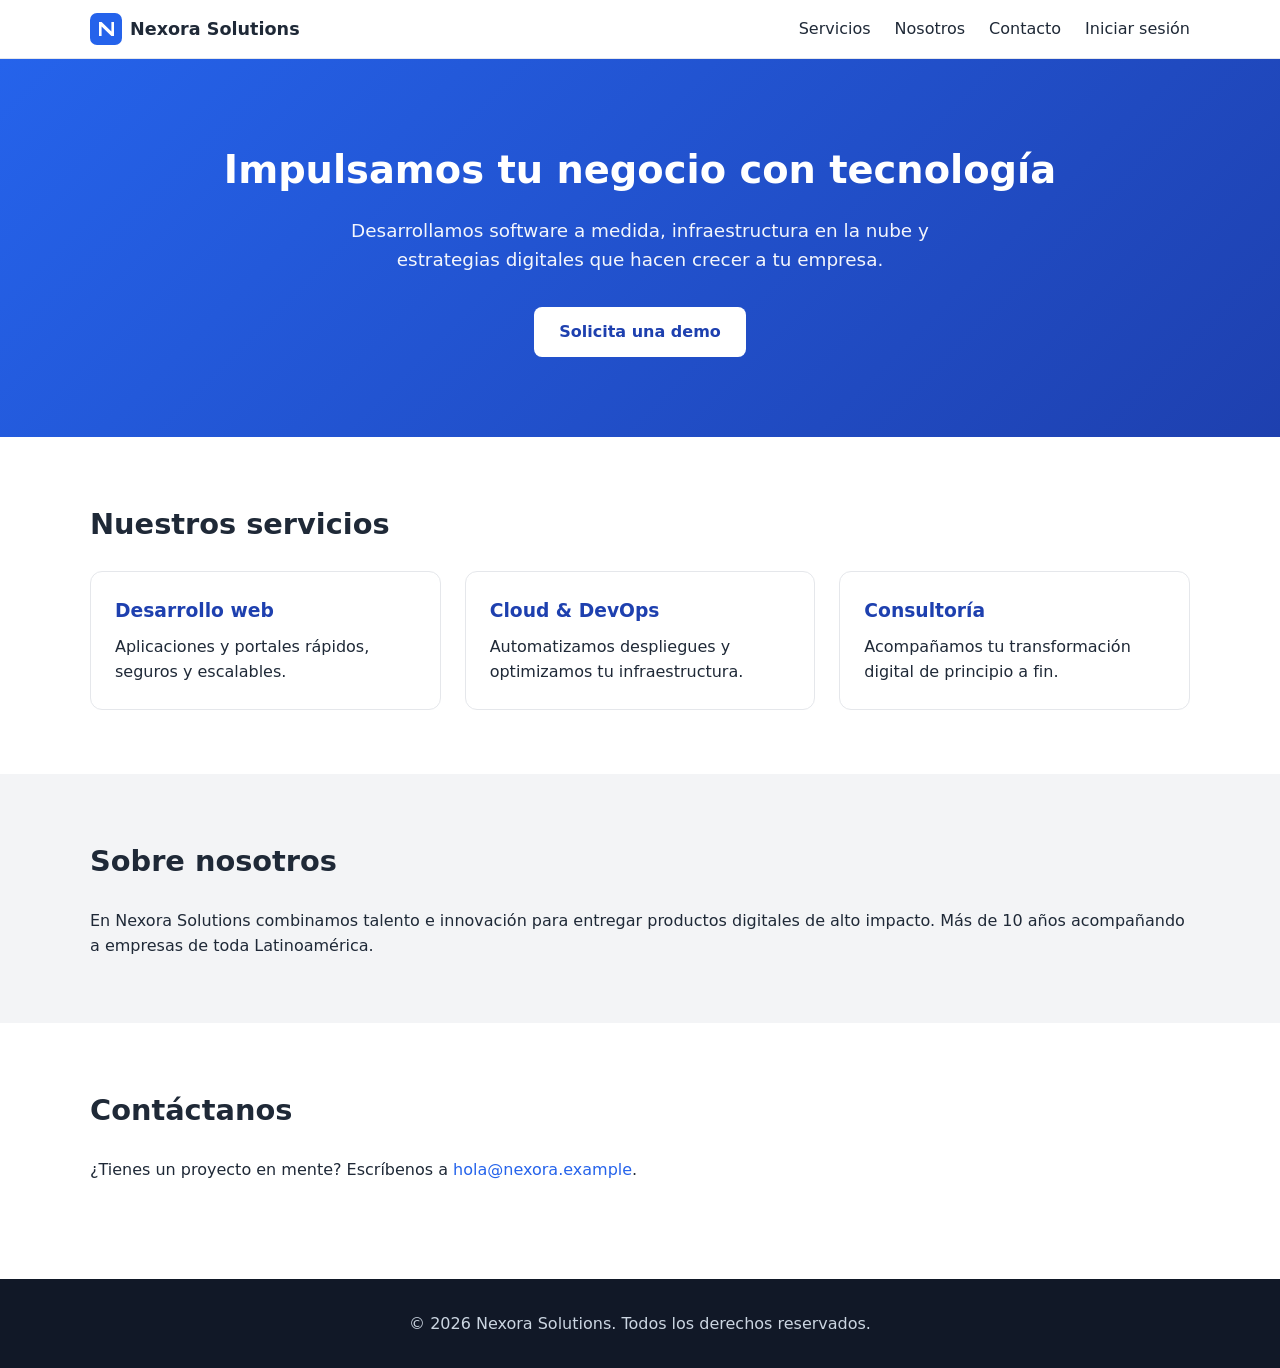
<file: index.html>
<!DOCTYPE html>
<html lang="es">
<head>
  <meta charset="UTF-8" />
  <meta name="viewport" content="width=device-width, initial-scale=1.0" />
  <title>Nexora Solutions — Soluciones digitales para tu empresa</title>
  <link rel="stylesheet" href="css/styles.css" />
</head>
<body>
  <!-- ====== Header / Navegación ====== -->
  <header class="site-header">
    <div class="container header-inner">
      <a class="brand" href="index.html">
        <img src="assets/logo.svg" alt="Logo de Nexora Solutions" width="32" height="32" />
        <span>Nexora Solutions</span>
      </a>

      <button class="nav-toggle" id="navToggle" aria-label="Abrir menú" aria-expanded="false">
        <span></span><span></span><span></span>
      </button>

      <nav class="nav" id="nav">
        <a href="#servicios">Servicios</a>
        <a href="#nosotros">Nosotros</a>
        <a href="#contacto">Contacto</a>
        <!-- NUEVO (Dev1): acceso al módulo de inicio de sesión -->
        <a class="nav-login" href="login.html">Iniciar sesión</a>
      </nav>
    </div>
  </header>

  <main>
    <!-- ====== Hero ====== -->
    <section class="hero">
      <div class="container hero-inner">
        <h1>Impulsamos tu negocio con tecnología</h1>
        <p>Desarrollamos software a medida, infraestructura en la nube y estrategias
           digitales que hacen crecer a tu empresa.</p>
        <a class="btn btn-primary" href="#contacto">Solicita una demo</a>
      </div>
    </section>

    <!-- ====== Servicios ====== -->
    <section id="servicios" class="section">
      <div class="container">
        <h2>Nuestros servicios</h2>
        <div class="cards">
          <article class="card">
            <h3>Desarrollo web</h3>
            <p>Aplicaciones y portales rápidos, seguros y escalables.</p>
          </article>
          <article class="card">
            <h3>Cloud &amp; DevOps</h3>
            <p>Automatizamos despliegues y optimizamos tu infraestructura.</p>
          </article>
          <article class="card">
            <h3>Consultoría</h3>
            <p>Acompañamos tu transformación digital de principio a fin.</p>
          </article>
        </div>
      </div>
    </section>

    <!-- ====== Nosotros ====== -->
    <section id="nosotros" class="section section-alt">
      <div class="container">
        <h2>Sobre nosotros</h2>
        <p>En Nexora Solutions combinamos talento e innovación para entregar
           productos digitales de alto impacto. Más de 10 años acompañando a
           empresas de toda Latinoamérica.</p>
      </div>
    </section>

    <!-- ====== Contacto ====== -->
    <section id="contacto" class="section">
      <div class="container">
        <h2>Contáctanos</h2>
        <p>¿Tienes un proyecto en mente? Escríbenos a
           <a href="mailto:hola@nexora.example">hola@nexora.example</a>.</p>
      </div>
    </section>
  </main>

  <!-- ====== Footer ====== -->
  <footer class="site-footer">
    <div class="container">
      <p>&copy; <span id="year"></span> Nexora Solutions. Todos los derechos reservados.</p>
    </div>
  </footer>

  <script src="js/main.js"></script>
</body>
</html>
</file>
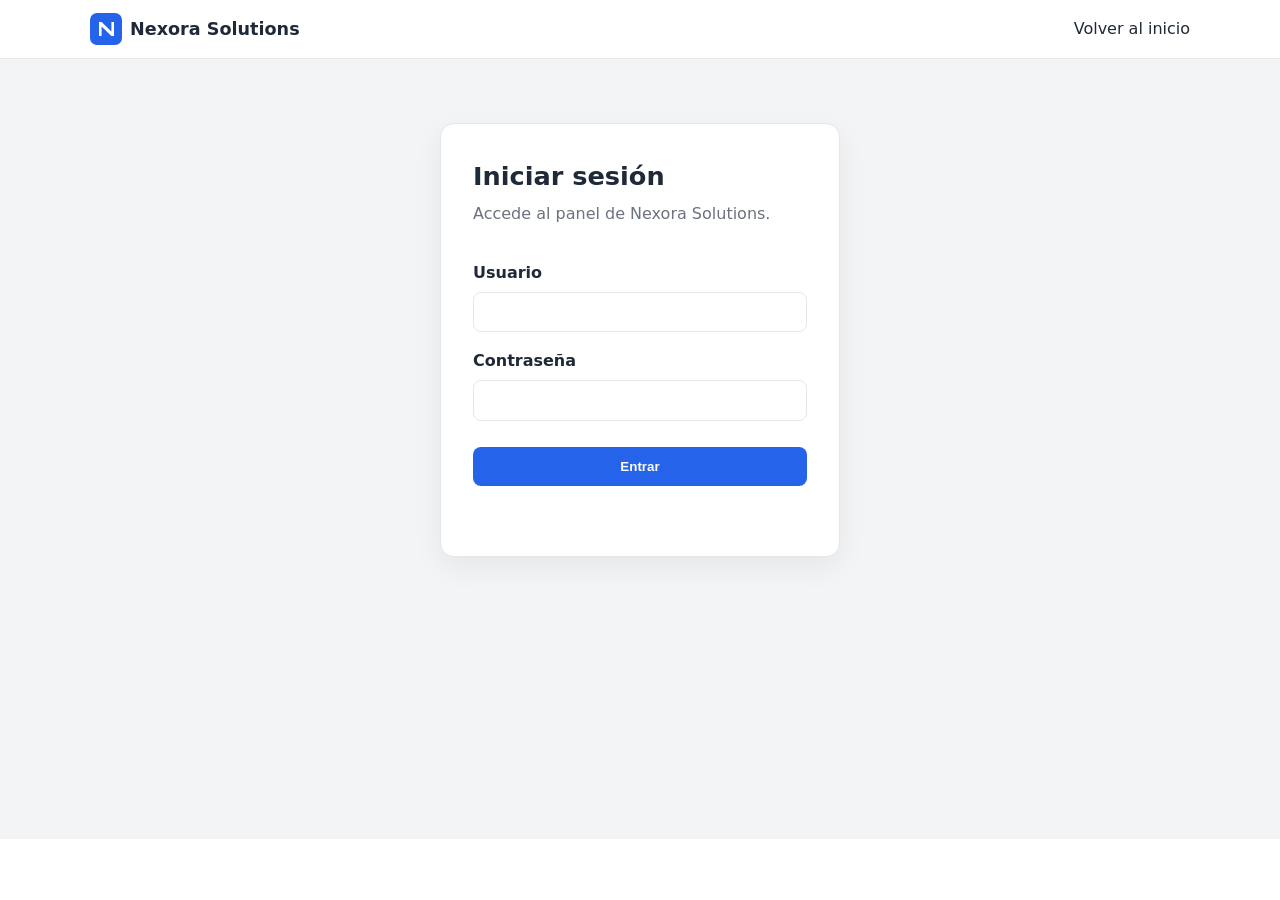
<file: login.html>
<!DOCTYPE html>
<html lang="es">
<head>
  <meta charset="UTF-8" />
  <meta name="viewport" content="width=device-width, initial-scale=1.0" />
  <title>Iniciar sesión — Nexora Solutions</title>
  <link rel="stylesheet" href="css/styles.css" />
  <link rel="stylesheet" href="css/login.css" />
</head>
<body>
  <!-- ====== Header simplificado ====== -->
  <header class="site-header">
    <div class="container header-inner">
      <a class="brand" href="index.html">
        <img src="assets/logo.svg" alt="Logo de Nexora Solutions" width="32" height="32" />
        <span>Nexora Solutions</span>
      </a>
      <nav class="nav">
        <a href="index.html">Volver al inicio</a>
      </nav>
    </div>
  </header>

  <main class="login-main">
    <section class="login-card">
      <h1>Iniciar sesión</h1>
      <p class="login-sub">Accede al panel de Nexora Solutions.</p>

      <form id="loginForm" novalidate>
        <label for="usuario">Usuario</label>
        <input type="text" id="usuario" name="usuario" autocomplete="username" required />

        <label for="password">Contraseña</label>
        <input type="password" id="password" name="password" autocomplete="current-password" required />

        <button type="submit" class="btn btn-login">Entrar</button>
      </form>

      <!-- Zona donde login.js mostrará el resultado de la validación -->
      <p id="mensaje" class="mensaje" role="status" aria-live="polite"></p>
    </section>
  </main>

  <!--
    NOTA (Dev1 / task/auth-ui):
    login.js invoca validarCredenciales(), pero esa función todavía NO existe.
    La provee Dev2 en js/auth.js (task/auth-logic). Hasta integrar ese trabajo,
    el formulario lanzará "validarCredenciales is not defined" en la consola.
    Por eso aquí AÚN NO se incluye <script src="js/auth.js">.
  -->
  <script src="js/auth.js"></script>
  <script src="js/login.js"></script>
</body>
</html>
</file>
<file: css/styles.css>
/* ====== Base ====== */
* { box-sizing: border-box; margin: 0; padding: 0; }

:root {
  --brand: #2563eb;
  --brand-dark: #1e40af;
  --text: #1f2937;
  --muted: #6b7280;
  --bg-alt: #f3f4f6;
  --border: #e5e7eb;
}

body {
  font-family: system-ui, -apple-system, "Segoe UI", Roboto, sans-serif;
  color: var(--text);
  line-height: 1.6;
}

.container {
  width: min(1100px, 92%);
  margin: 0 auto;
}

a { color: var(--brand); text-decoration: none; }
a:hover { text-decoration: underline; }

/* ====== Header ====== */
.site-header {
  position: sticky;
  top: 0;
  background: #fff;
  border-bottom: 1px solid var(--border);
  z-index: 10;
}

.header-inner {
  display: flex;
  align-items: center;
  justify-content: space-between;
  padding: 0.8rem 0;
}

.brand {
  display: flex;
  align-items: center;
  gap: 0.5rem;
  font-weight: 700;
  font-size: 1.1rem;
  color: var(--text);
}
.brand:hover { text-decoration: none; }

.nav { display: flex; gap: 1.5rem; }
.nav a { color: var(--text); font-weight: 500; }

.nav-toggle {
  display: none;
  flex-direction: column;
  gap: 5px;
  background: none;
  border: 0;
  cursor: pointer;
}
.nav-toggle span {
  width: 26px;
  height: 3px;
  background: var(--text);
  border-radius: 2px;
}

/* ====== Hero ====== */
.hero {
  background: linear-gradient(135deg, var(--brand), var(--brand-dark));
  color: #fff;
  padding: 5rem 0;
  text-align: center;
}
.hero h1 { font-size: 2.4rem; margin-bottom: 1rem; }
.hero p { font-size: 1.15rem; max-width: 640px; margin: 0 auto 2rem; opacity: 0.95; }

/* ====== Botones ====== */
.btn {
  display: inline-block;
  padding: 0.75rem 1.6rem;
  border-radius: 8px;
  font-weight: 600;
  cursor: pointer;
  border: 0;
}
.btn-primary { background: #fff; color: var(--brand-dark); }
.btn-primary:hover { text-decoration: none; opacity: 0.92; }

/* ====== Secciones ====== */
.section { padding: 4rem 0; }
.section-alt { background: var(--bg-alt); }
.section h2 { font-size: 1.8rem; margin-bottom: 1.5rem; }

.cards {
  display: grid;
  grid-template-columns: repeat(3, 1fr);
  gap: 1.5rem;
}
.card {
  background: #fff;
  border: 1px solid var(--border);
  border-radius: 12px;
  padding: 1.5rem;
}
.card h3 { margin-bottom: 0.5rem; color: var(--brand-dark); }

/* ====== Footer ====== */
.site-footer {
  background: #111827;
  color: #cbd5e1;
  padding: 2rem 0;
  text-align: center;
  margin-top: 2rem;
}

/* ====== Responsive ====== */
@media (max-width: 720px) {
  .nav-toggle { display: flex; }
  .nav {
    display: none;
    position: absolute;
    top: 100%;
    right: 4%;
    flex-direction: column;
    background: #fff;
    border: 1px solid var(--border);
    border-radius: 10px;
    padding: 1rem 1.5rem;
  }
  .nav.open { display: flex; }
  .cards { grid-template-columns: 1fr; }
  .hero h1 { font-size: 1.8rem; }
}
</file>
<file: css/login.css>
/* Estilos del módulo de inicio de sesión (Dev1 / task/auth-ui). */

.login-main {
  display: flex;
  justify-content: center;
  align-items: flex-start;
  padding: 4rem 0;
  background: var(--bg-alt);
  min-height: calc(100vh - 120px);
}

.login-card {
  width: min(400px, 92%);
  background: #fff;
  border: 1px solid var(--border);
  border-radius: 14px;
  padding: 2rem;
  box-shadow: 0 10px 30px rgba(0, 0, 0, 0.06);
}

.login-card h1 { font-size: 1.6rem; margin-bottom: 0.25rem; }
.login-sub { color: var(--muted); margin-bottom: 1.5rem; }

#loginForm { display: flex; flex-direction: column; gap: 0.4rem; }
#loginForm label { font-weight: 600; margin-top: 0.6rem; }
#loginForm input {
  padding: 0.65rem 0.8rem;
  border: 1px solid var(--border);
  border-radius: 8px;
  font-size: 1rem;
}
#loginForm input:focus {
  outline: 2px solid var(--brand);
  border-color: var(--brand);
}

.btn-login {
  margin-top: 1.2rem;
  background: var(--brand);
  color: #fff;
  width: 100%;
}
.btn-login:hover { background: var(--brand-dark); }

.mensaje {
  margin-top: 1rem;
  font-weight: 600;
  min-height: 1.4rem;
  text-align: center;
}
.mensaje.ok { color: #047857; }
.mensaje.error { color: #b91c1c; }

.nav-login {
  background: var(--brand);
  color: #fff !important;
  padding: 0.35rem 0.9rem;
  border-radius: 6px;
}
.nav-login:hover { background: var(--brand-dark); text-decoration: none; }
</file>
